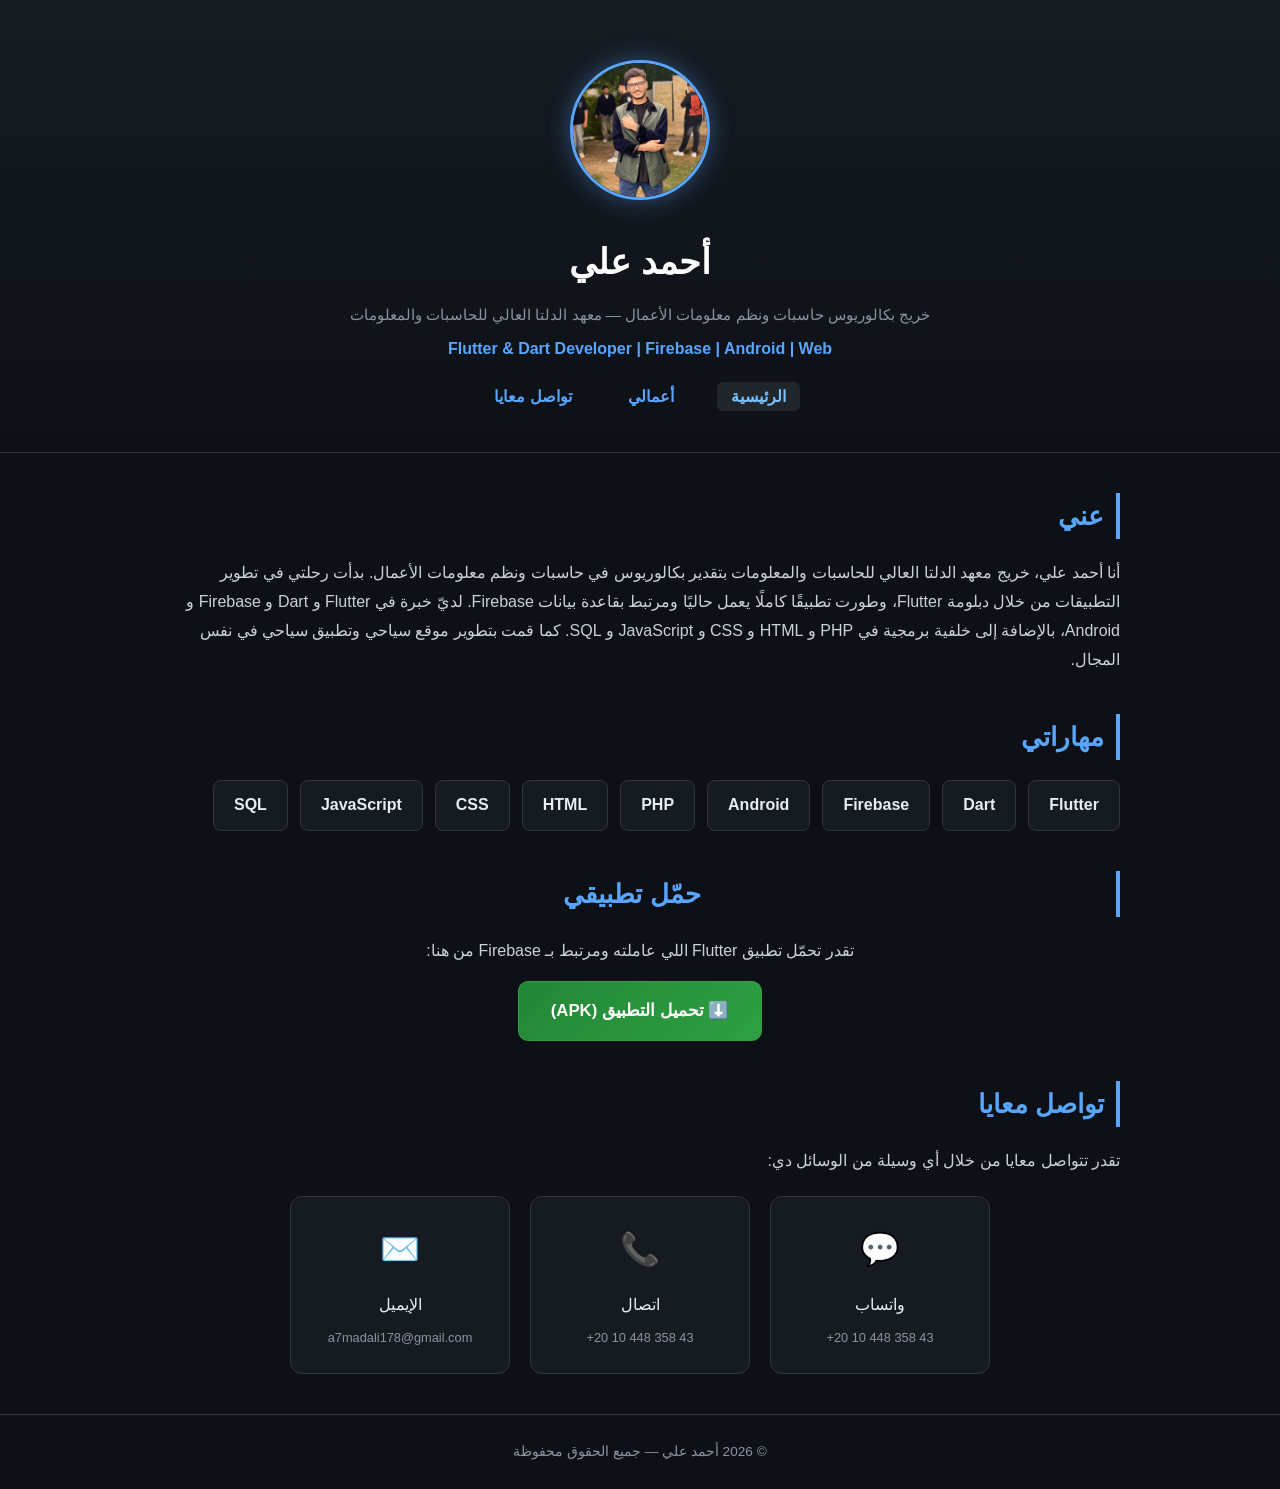
<file: index.html>
<!DOCTYPE html>
<html lang="ar" dir="rtl">
<head>
    <meta charset="UTF-8">
    <meta name="viewport" content="width=device-width, initial-scale=1.0">
    <title>أحمد علي | Portfolio</title>
    <link rel="stylesheet" href="style.css">
</head>
<body>

    <!-- الهيدر -->
    <header class="hero">
        <img src="profile.jpg" alt="صورة أحمد علي" class="profile-img">
        <h1>أحمد علي</h1>
        <p class="subtitle">خريج بكالوريوس حاسبات ونظم معلومات الأعمال — معهد الدلتا العالي للحاسبات والمعلومات</p>
        <p class="tagline">Flutter & Dart Developer | Firebase | Android | Web</p>
        <nav>
            <a href="index.html" class="active">الرئيسية</a>
            <a href="projects.html">أعمالي</a>
            <a href="#contact">تواصل معايا</a>
        </nav>
    </header>

    <!-- عني -->
    <section class="section fade-in">
        <h2>عني</h2>
        <p>
            أنا أحمد علي، خريج معهد الدلتا العالي للحاسبات والمعلومات بتقدير بكالوريوس في حاسبات ونظم معلومات الأعمال.
            بدأت رحلتي في تطوير التطبيقات من خلال دبلومة Flutter، وطورت تطبيقًا كاملًا يعمل حاليًا ومرتبط بقاعدة بيانات Firebase.
            لديّ خبرة في Flutter و Dart و Firebase و Android، بالإضافة إلى خلفية برمجية في PHP و HTML و CSS و JavaScript و SQL.
            كما قمت بتطوير موقع سياحي وتطبيق سياحي في نفس المجال.
        </p>
    </section>

    <!-- المهارات -->
    <section class="section fade-in">
        <h2>مهاراتي</h2>
        <div class="skills-grid">
            <div class="skill-card">Flutter</div>
            <div class="skill-card">Dart</div>
            <div class="skill-card">Firebase</div>
            <div class="skill-card">Android</div>
            <div class="skill-card">PHP</div>
            <div class="skill-card">HTML</div>
            <div class="skill-card">CSS</div>
            <div class="skill-card">JavaScript</div>
            <div class="skill-card">SQL</div>
        </div>
    </section>

    <!-- تحميل التطبيق -->
    <section class="section fade-in download-section">
        <h2>حمّل تطبيقي</h2>
        <p>تقدر تحمّل تطبيق Flutter اللي عاملته ومرتبط بـ Firebase من هنا:</p>
        <a href="https://drive.google.com/file/d/1NvlZSn7bOpHNYhzSZm_AZ9xPNLwuqlyO/view?usp=drive_link" target="_blank" class="download-btn">
            ⬇️ تحميل التطبيق (APK)
        </a>
        <!-- غيّر الرابط فوق برابط التحميل الحقيقي -->
    </section>

    <!-- تواصل معايا -->
    <section class="section fade-in" id="contact">
        <h2>تواصل معايا</h2>
        <p>تقدر تتواصل معايا من خلال أي وسيلة من الوسائل دي:</p>
        <div class="contact-grid">
            <a href="https://wa.me/01044835843" target="_blank" class="contact-card whatsapp">
                <span class="icon">💬</span>
                <span>واتساب</span>
                <small>+20 10 448 358 43</small>
            </a>
            <a href="tel:+201044835843" class="contact-card phone">
                <span class="icon">📞</span>
                <span>اتصال</span>
                <small>+20 10 448 358 43</small>
            </a>
            <a href="mailto:a7madali178@gmail.com" class="contact-card email">
                <span class="icon">✉️</span>
                <span>الإيميل</span>
                <small>a7madali178@gmail.com</small>
            </a>
        </div>
    </section>

    <footer>
        <p>© 2026 أحمد علي — جميع الحقوق محفوظة</p>
    </footer>

    <script src="script.js"></script>
</body>
</html>
</file>
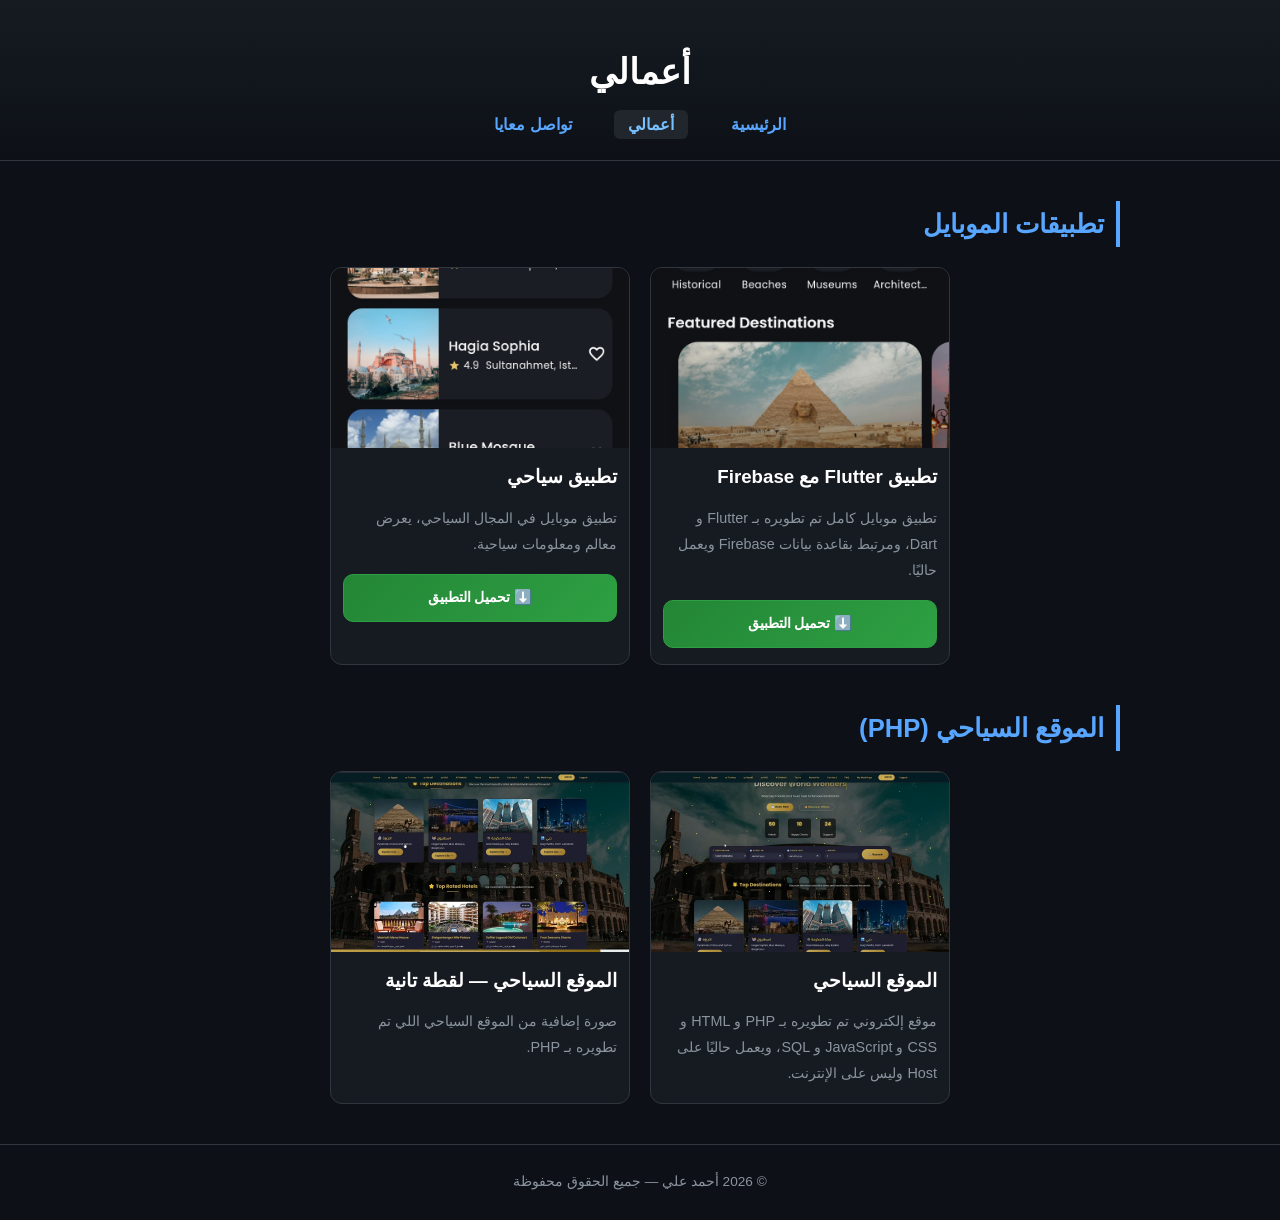
<file: projects.html>
<!DOCTYPE html>
<html lang="ar" dir="rtl">
<head>
    <meta charset="UTF-8">
    <meta name="viewport" content="width=device-width, initial-scale=1.0">
    <title>أعمالي | أحمد علي</title>
    <link rel="stylesheet" href="style.css">
</head>
<body>

    <header class="hero small-hero">
        <h1>أعمالي</h1>
        <nav>
            <a href="index.html">الرئيسية</a>
            <a href="projects.html" class="active">أعمالي</a>
            <a href="index.html#contact">تواصل معايا</a>
        </nav>
    </header>

    <section class="section fade-in">
        <h2>تطبيقات الموبايل</h2>
        <div class="gallery">
            <div class="project-card">
                <img src="app1.jpg" alt="تطبيق Flutter">
                <h3>تطبيق Flutter مع Firebase</h3>
                <p>تطبيق موبايل كامل تم تطويره بـ Flutter و Dart، ومرتبط بقاعدة بيانات Firebase ويعمل حاليًا.</p>
                <a href="https://example.com/app1.apk" target="_blank" class="download-btn small">⬇️ تحميل التطبيق</a>
            </div>
            <div class="project-card">
                <img src="app2.jpg" alt="تطبيق سياحي">
                <h3>تطبيق سياحي</h3>
                <p>تطبيق موبايل في المجال السياحي، يعرض معالم ومعلومات سياحية.</p>
                <a href="https://example.com/tourism-app.apk" target="_blank" class="download-btn small">⬇️ تحميل التطبيق</a>
            </div>
        </div>
    </section>

    <section class="section fade-in">
    <h2>الموقع السياحي (PHP)</h2>
    <div class="gallery">
        <div class="project-card">
            <img src="tourism-site1.jpg" alt="الموقع السياحي">
            <h3>الموقع السياحي</h3>
            <p>موقع إلكتروني تم تطويره بـ PHP و HTML و CSS و JavaScript و SQL، ويعمل حاليًا على Host وليس على الإنترنت.</p>
        </div>
        <div class="project-card">
            <img src="tourism-site2.jpg" alt="الموقع السياحي - صورة إضافية">
            <h3>الموقع السياحي — لقطة تانية</h3>
            <p>صورة إضافية من الموقع السياحي اللي تم تطويره بـ PHP.</p>
        </div>
    </div>
</section>

    <footer>
        <p>© 2026 أحمد علي — جميع الحقوق محفوظة</p>
    </footer>

    <script src="script.js"></script>
</body>
</html>
</file>
<file: style.css>
* {
    margin: 0;
    padding: 0;
    box-sizing: border-box;
}

body {
    font-family: 'Segoe UI', Tahoma, sans-serif;
    background-color: #0d1117;
    color: #e6edf3;
    line-height: 1.8;
}

a {
    color: #58a6ff;
    text-decoration: none;
    transition: color 0.3s;
}
a:hover {
    color: #79c0ff;
}

/* الهيدر */
.hero {
    text-align: center;
    padding: 60px 20px 40px;
    background: linear-gradient(180deg, #161b22 0%, #0d1117 100%);
    border-bottom: 1px solid #30363d;
}

.small-hero {
    padding: 40px 20px 20px;
}

.profile-img {
    width: 140px;
    height: 140px;
    border-radius: 50%;
    object-fit: cover;
    border: 3px solid #58a6ff;
    box-shadow: 0 0 25px rgba(88, 166, 255, 0.4);
    margin-bottom: 20px;
    animation: float 4s ease-in-out infinite;
}

@keyframes float {
    0%, 100% { transform: translateY(0); }
    50% { transform: translateY(-8px); }
}

.hero h1 {
    font-size: 2.2rem;
    margin-bottom: 8px;
    color: #ffffff;
}

.subtitle {
    color: #8b949e;
    font-size: 0.95rem;
    margin-bottom: 6px;
}

.tagline {
    color: #58a6ff;
    font-weight: bold;
    margin-bottom: 20px;
}

nav a {
    margin: 0 12px;
    font-weight: bold;
    padding: 6px 14px;
    border-radius: 6px;
    transition: background 0.3s;
}

nav a:hover, nav a.active {
    background-color: #21262d;
    color: #79c0ff;
}

/* الأقسام */
.section {
    max-width: 1000px;
    margin: 40px auto;
    padding: 0 20px;
}

.section h2 {
    font-size: 1.6rem;
    margin-bottom: 20px;
    color: #58a6ff;
    border-right: 4px solid #58a6ff;
    padding-right: 12px;
}

.section p {
    color: #c9d1d9;
}

/* المهارات */
.skills-grid {
    display: flex;
    flex-wrap: wrap;
    gap: 12px;
}

.skill-card {
    background: #161b22;
    border: 1px solid #30363d;
    padding: 10px 20px;
    border-radius: 8px;
    font-weight: bold;
    color: #e6edf3;
    transition: transform 0.3s, border-color 0.3s;
}
.skill-card:hover {
    transform: translateY(-4px);
    border-color: #58a6ff;
}

/* معرض الأعمال */
.gallery {
    display: flex;
    flex-wrap: wrap;
    gap: 20px;
    justify-content: center;
}

.project-card {
    background: #161b22;
    border: 1px solid #30363d;
    border-radius: 12px;
    overflow: hidden;
    width: 300px;
    transition: transform 0.3s, box-shadow 0.3s;
}
.project-card:hover {
    transform: translateY(-6px);
    box-shadow: 0 8px 20px rgba(88, 166, 255, 0.2);
}

.project-card img {
    width: 100%;
    height: 180px;
    object-fit: cover;
    display: block;
}

.project-card h3 {
    margin: 12px;
    color: #ffffff;
}
.project-card p {
    margin: 0 12px 16px;
    font-size: 0.9rem;
    color: #8b949e;
}

/* الفوتر */
footer {
    text-align: center;
    padding: 25px;
    margin-top: 40px;
    border-top: 1px solid #30363d;
    color: #8b949e;
    font-size: 0.85rem;
}

/* أنيميشن الظهور */
.fade-in {
    opacity: 0;
    transform: translateY(20px);
    transition: opacity 0.8s ease, transform 0.8s ease;
}
.fade-in.visible {
    opacity: 1;
    transform: translateY(0);
}

/* الموبايل */
@media (max-width: 600px) {
    .hero h1 { font-size: 1.7rem; }
    .profile-img { width: 110px; height: 110px; }
    .project-card { width: 100%; }
}
/* قسم التحميل */
.download-section {
    text-align: center;
}

.download-btn {
    display: inline-block;
    margin-top: 15px;
    padding: 14px 32px;
    background: linear-gradient(135deg, #238636, #2ea043);
    color: #ffffff !important;
    font-weight: bold;
    font-size: 1.05rem;
    border-radius: 10px;
    border: 1px solid #2ea043;
    transition: transform 0.3s, box-shadow 0.3s;
}
.download-btn:hover {
    transform: translateY(-4px);
    box-shadow: 0 8px 20px rgba(46, 160, 67, 0.4);
}

.download-btn.small {
    display: block;
    margin: 0 12px 16px;
    padding: 10px 18px;
    font-size: 0.9rem;
    text-align: center;
}

/* قسم التواصل */
.contact-grid {
    display: flex;
    flex-wrap: wrap;
    gap: 20px;
    justify-content: center;
    margin-top: 20px;
}

.contact-card {
    display: flex;
    flex-direction: column;
    align-items: center;
    justify-content: center;
    gap: 6px;
    width: 220px;
    padding: 24px 16px;
    background: #161b22;
    border: 1px solid #30363d;
    border-radius: 12px;
    color: #e6edf3 !important;
    text-align: center;
    transition: transform 0.3s, border-color 0.3s, box-shadow 0.3s;
}
.contact-card:hover {
    transform: translateY(-6px);
    border-color: #58a6ff;
    box-shadow: 0 8px 20px rgba(88, 166, 255, 0.2);
}

.contact-card .icon {
    font-size: 2rem;
    margin-bottom: 6px;
}

.contact-card small {
    color: #8b949e;
    font-size: 0.8rem;
    direction: ltr;
    display: block;
}

/* ألوان مميزة لكل وسيلة */
.contact-card.whatsapp:hover { border-color: #25d366; box-shadow: 0 8px 20px rgba(37, 211, 102, 0.25); }
.contact-card.phone:hover    { border-color: #58a6ff; }
.contact-card.email:hover    { border-color: #f78166; box-shadow: 0 8px 20px rgba(247, 129, 102, 0.25); }

@media (max-width: 600px) {
    .contact-card { width: 100%; }
}
</file>
